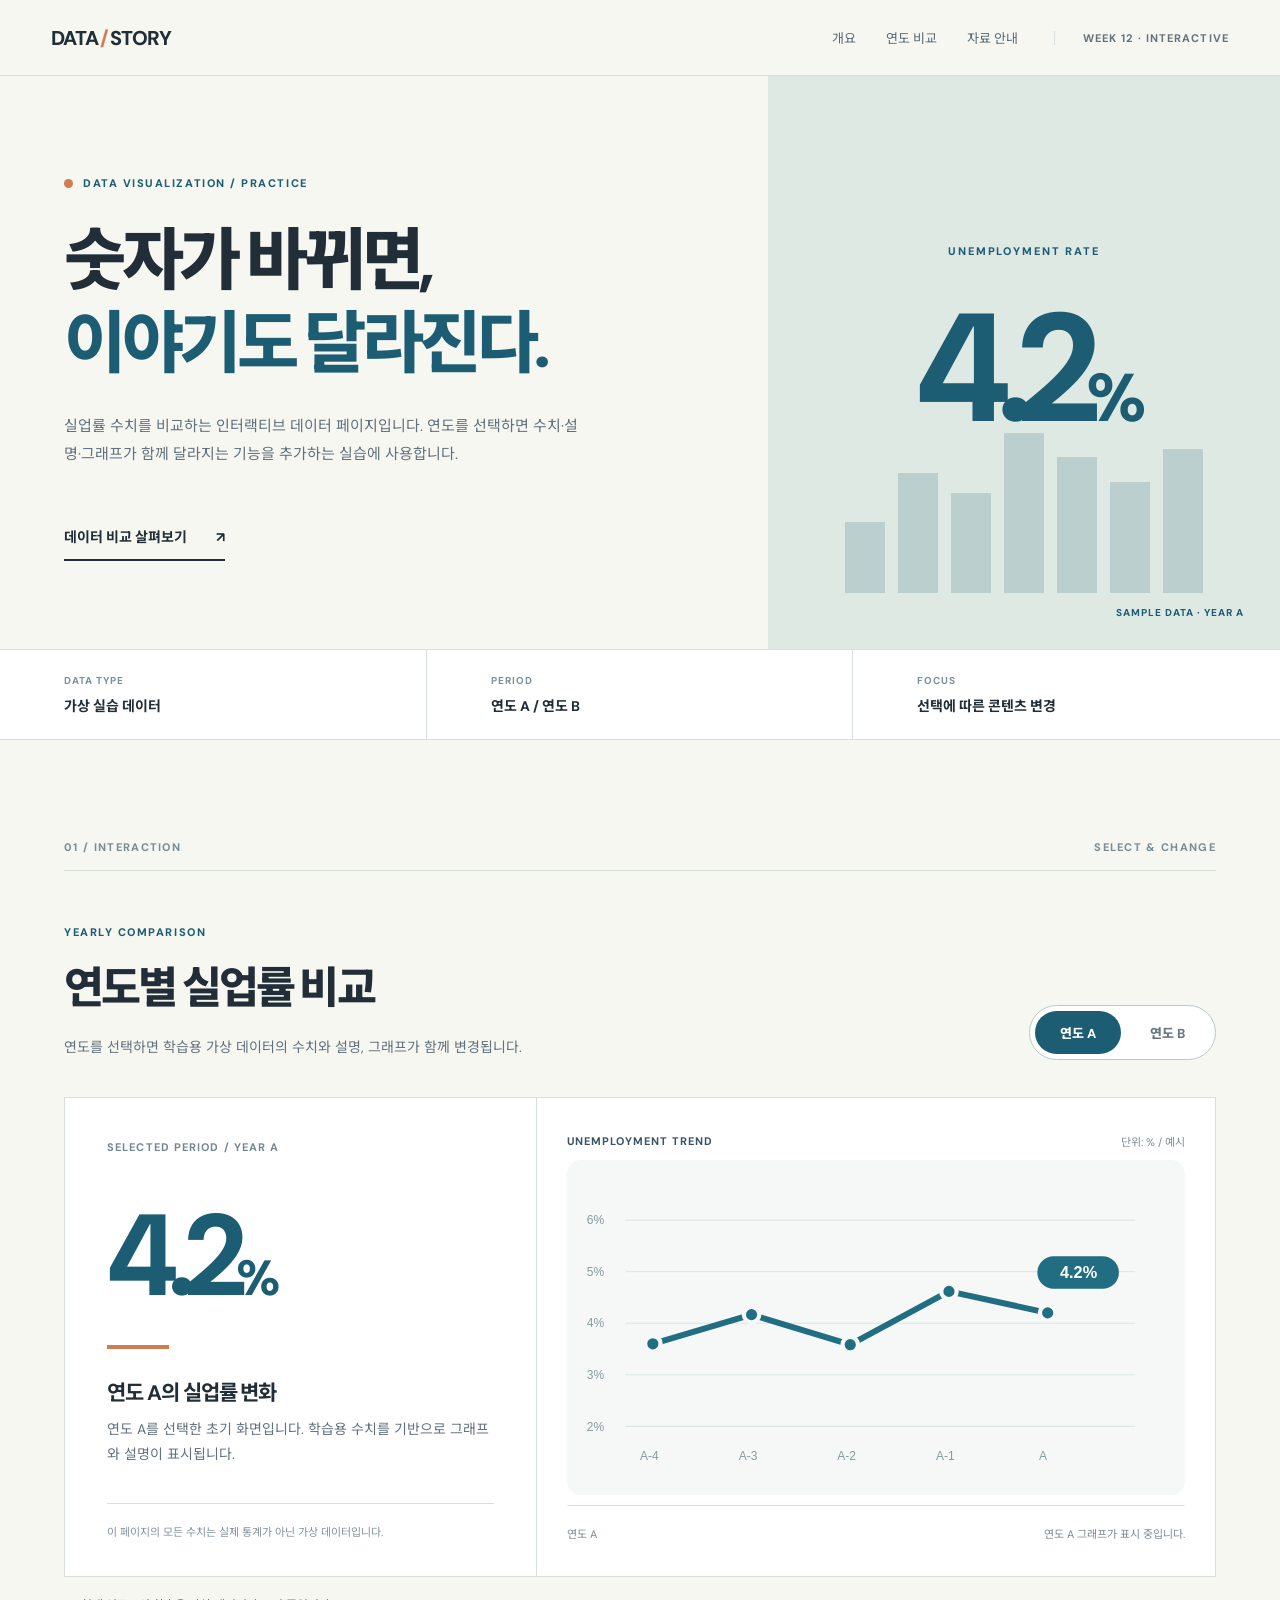
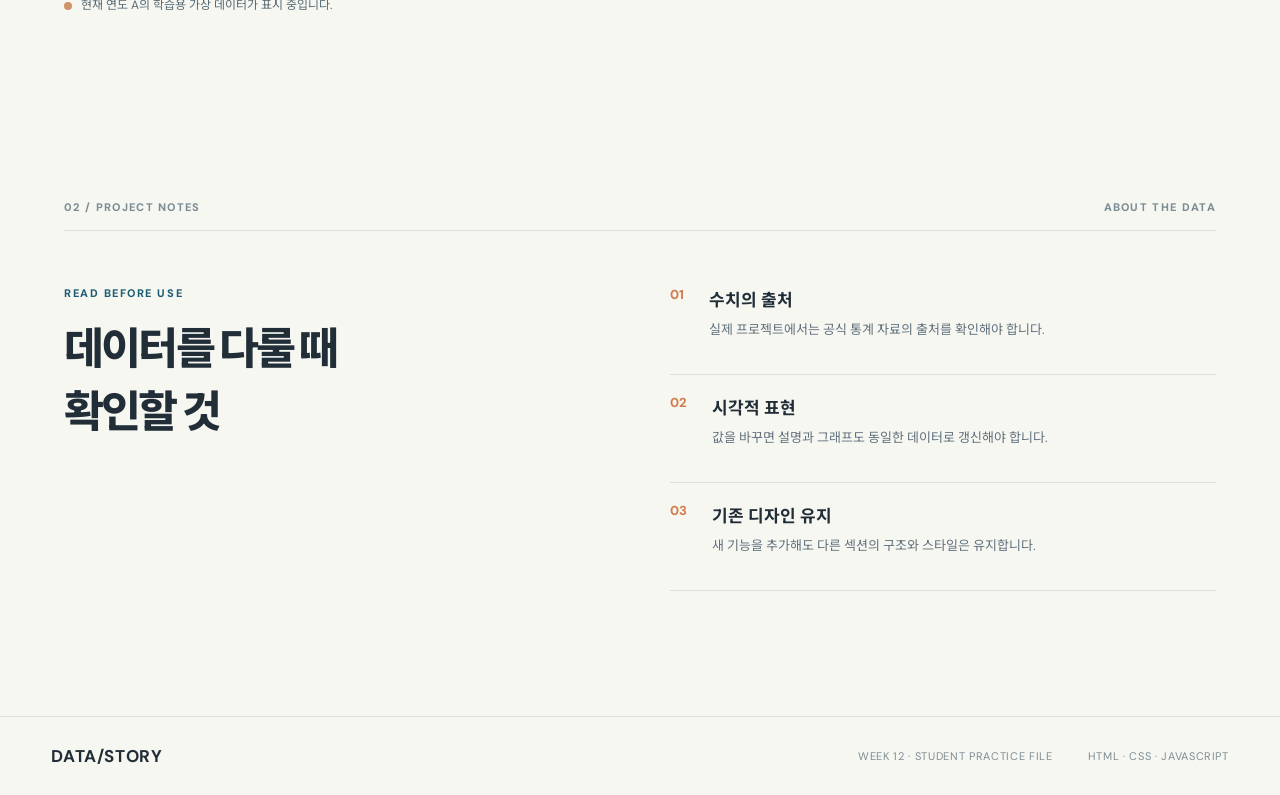
<file: week12_interactive_practice/index.html>
<!doctype html>
<html lang="ko">
<head>
  <meta charset="utf-8">
  <meta name="viewport" content="width=device-width, initial-scale=1">
  <meta name="description" content="12주차 인터랙티브반 실습: 실업률 시각화 페이지">
  <title>실업률 변화 살펴보기 | 12주차 공통 실습</title>
  <link rel="stylesheet" href="css/style.css">
</head>
<body>
  <header class="site-header">
    <a class="brand" href="#top" aria-label="데이터 스토리 첫 화면">DATA<span class="brand-mark">/</span>STORY</a>
    <nav aria-label="페이지 이동">
      <a href="#overview">개요</a>
      <a href="#unemployment-compare-section">연도 비교</a>
      <a href="#notes">자료 안내</a>
    </nav>
    <span class="course-label">WEEK 12 · INTERACTIVE</span>
  </header>

  <main id="top">
    <section class="hero" id="overview" aria-labelledby="hero-title">
      <div class="hero-content">
        <div class="eyebrow"><span class="eyebrow-dot"></span> DATA VISUALIZATION / PRACTICE</div>
        <h1 id="hero-title">숫자가 바뀌면,<br><em>이야기도 달라진다.</em></h1>
        <p class="hero-description">실업률 수치를 비교하는 인터랙티브 데이터 페이지입니다. 연도를 선택하면 수치·설명·그래프가 함께 달라지는 기능을 추가하는 실습에 사용합니다.</p>
        <a class="hero-link" href="#unemployment-compare-section">데이터 비교 살펴보기 <span aria-hidden="true">↗</span></a>
      </div>
      <div class="hero-visual" aria-hidden="true">
        <div class="hero-visual-label">UNEMPLOYMENT RATE</div>
        <div class="hero-big-number">4.2<span>%</span></div>
        <div class="hero-lines"><i></i><i></i><i></i><i></i><i></i><i></i><i></i></div>
        <div class="hero-foot">SAMPLE DATA · YEAR A</div>
      </div>
    </section>

    <section class="intro-strip" aria-label="데이터 안내">
      <div><span class="strip-label">DATA TYPE</span><strong>가상 실습 데이터</strong></div>
      <div><span class="strip-label">PERIOD</span><strong>연도 A / 연도 B</strong></div>
      <div><span class="strip-label">FOCUS</span><strong>선택에 따른 콘텐츠 변경</strong></div>
    </section>

    <section class="compare-section reveal" id="unemployment-compare-section" aria-labelledby="compare-title">
      <div class="section-topline"><span>01 / INTERACTION</span><span>SELECT & CHANGE</span></div>
      <div class="compare-heading">
        <div>
          <p class="overline">YEARLY COMPARISON</p>
          <h2 id="compare-title">연도별 실업률 비교</h2>
          <p class="section-lead">연도를 선택하면 학습용 가상 데이터의 수치와 설명, 그래프가 함께 변경됩니다.</p>
        </div>
        <div class="year-selector" role="group" aria-label="연도 선택">
          <button type="button" class="year-button-a active" aria-pressed="true">연도 A</button>
          <button type="button" class="year-button-b" aria-pressed="false">연도 B</button>
        </div>
      </div>

      <div class="year-content">
        <article class="metric-panel" aria-labelledby="rate-label">
          <span class="metric-kicker" id="rate-label">SELECTED PERIOD / <span class="year-label">YEAR A</span></span>
          <div class="year-rate">4.2<span>%</span></div>
          <div class="metric-rule"></div>
          <h3 class="metric-title">연도 A의 실업률 변화</h3>
          <p class="year-description">연도 A를 선택한 초기 화면입니다. 학습용 수치를 기반으로 그래프와 설명이 표시됩니다.</p>
          <div class="metric-note">이 페이지의 모든 수치는 실제 통계가 아닌 가상 데이터입니다.</div>
        </article>
        <div class="chart-panel">
          <div class="chart-header"><strong>UNEMPLOYMENT TREND</strong><span>단위: % / 예시</span></div>
          <div class="chart-image-wrap"><img class="year-chart" src="images/year-a.svg" alt="가상 데이터 연도 A 실업률 추이 그래프"></div>
          <div class="chart-footer"><span>연도 A</span><span class="chart-status">연도 A 그래프가 표시 중입니다.</span></div>
        </div>
      </div>
      <p class="practice-status" role="status"><span class="status-dot"></span><span class="practice-message">현재 연도 A의 학습용 가상 데이터가 표시 중입니다.</span></p>
    </section>

    <section class="insight-section reveal" id="notes">
      <div class="section-topline"><span>02 / PROJECT NOTES</span><span>ABOUT THE DATA</span></div>
      <div class="insight-layout">
        <div><p class="overline">READ BEFORE USE</p><h2>데이터를 다룰 때<br>확인할 것</h2></div>
        <div class="insight-list">
          <article><span>01</span><div><h3>수치의 출처</h3><p>실제 프로젝트에서는 공식 통계 자료의 출처를 확인해야 합니다.</p></div></article>
          <article><span>02</span><div><h3>시각적 표현</h3><p>값을 바꾸면 설명과 그래프도 동일한 데이터로 갱신해야 합니다.</p></div></article>
          <article><span>03</span><div><h3>기존 디자인 유지</h3><p>새 기능을 추가해도 다른 섹션의 구조와 스타일은 유지합니다.</p></div></article>
        </div>
      </div>
    </section>
  </main>
  <footer class="site-footer"><strong>DATA/STORY</strong><span>WEEK 12 · STUDENT PRACTICE FILE</span><span>HTML · CSS · JAVASCRIPT</span></footer>
  <script src="js/script.js"></script>
</body>
</html>
</file>
<file: week12_interactive_practice/css/style.css>
@import url('https://fonts.googleapis.com/css2?family=DM+Sans:wght@400;500;600;700;800&family=Noto+Sans+KR:wght@400;500;600;700;800&display=swap');
:root{--ink:#212e37;--ink-light:#61717d;--blue:#1d5d73;--mint:#e4efe9;--paper:#f7f7f2;--line:#d9dfdd;--orange:#d07c4e}
*{box-sizing:border-box}html{scroll-behavior:smooth}body{margin:0;background:var(--paper);color:var(--ink);font-family:'DM Sans','Noto Sans KR',sans-serif}button,a{font:inherit}a{color:inherit;text-decoration:none}.site-header{height:76px;display:flex;align-items:center;gap:36px;padding:0 max(4vw,28px);border-bottom:1px solid var(--line);background:var(--paper)}.brand{font-size:20px;font-weight:800;letter-spacing:-.05em;white-space:nowrap}.brand-mark{color:var(--orange);margin:0 2px}.site-header nav{display:flex;gap:30px;margin-left:auto}.site-header nav a{font-size:13px;color:#566974}.site-header nav a:hover{color:var(--blue)}.course-label{padding-left:28px;border-left:1px solid var(--line);font-size:11px;font-weight:700;letter-spacing:.1em;color:#61727a;white-space:nowrap}.hero{display:grid;grid-template-columns:1.2fr .8fr;min-height:565px;max-width:1440px;margin:auto}.hero-content{padding:100px 5vw 88px;display:flex;flex-direction:column;align-items:flex-start}.eyebrow,.overline{font-size:11px;letter-spacing:.14em;font-weight:800;color:var(--blue)}.eyebrow{display:flex;align-items:center;gap:10px}.eyebrow-dot{width:9px;height:9px;border-radius:50%;background:var(--orange)}h1,h2,h3,p{margin-top:0}.hero h1{font-size:clamp(44px,5.3vw,80px);line-height:1.22;letter-spacing:-.065em;font-weight:800;margin:30px 0 26px}.hero h1 em{font-style:normal;color:var(--blue)}.hero-description{max-width:520px;font-size:15px;line-height:1.9;color:var(--ink-light)}.hero-link{margin-top:29px;padding:13px 0;border-bottom:2px solid var(--ink);font-size:14px;font-weight:700}.hero-link span{margin-left:26px}.hero-visual{background:#dfe9e4;position:relative;display:flex;flex-direction:column;align-items:center;justify-content:center;overflow:hidden}.hero-visual-label{font-size:11px;letter-spacing:.17em;color:var(--blue);font-weight:800}.hero-big-number{position:relative;z-index:2;font-size:clamp(85px,12vw,165px);letter-spacing:-.1em;font-weight:800;line-height:1.45;color:var(--blue)}.hero-big-number span{font-size:.44em}.hero-lines{display:flex;gap:13px;position:absolute;align-items:flex-end;justify-content:center;bottom:56px;left:0;right:0;height:160px;opacity:.18}.hero-lines i{height:var(--h);width:40px;background:var(--blue)}.hero-lines i:nth-child(1){--h:44%}.hero-lines i:nth-child(2){--h:75%}.hero-lines i:nth-child(3){--h:62%}.hero-lines i:nth-child(4){--h:100%}.hero-lines i:nth-child(5){--h:85%}.hero-lines i:nth-child(6){--h:69%}.hero-lines i:nth-child(7){--h:90%}.hero-foot{position:absolute;bottom:30px;right:36px;color:var(--blue);font-size:10px;font-weight:800;letter-spacing:.1em}.intro-strip{display:grid;grid-template-columns:repeat(3,1fr);border-top:1px solid var(--line);border-bottom:1px solid var(--line);background:#fff}.intro-strip div{display:flex;flex-direction:column;gap:8px;padding:24px 5vw;border-right:1px solid var(--line)}.intro-strip div:last-child{border-right:0}.strip-label{color:#78909b;font-size:10px;letter-spacing:.1em;font-weight:700}.intro-strip strong{font-size:14px}.compare-section,.insight-section{max-width:1320px;margin:auto;padding:100px 5vw}.section-topline{display:flex;justify-content:space-between;padding-bottom:16px;border-bottom:1px solid var(--line);font-size:11px;font-weight:800;letter-spacing:.12em;color:#7b8d94}.compare-heading{display:flex;justify-content:space-between;align-items:flex-end;gap:32px;padding:54px 0 37px}.overline{margin-bottom:14px}.compare-heading h2,.insight-layout h2{font-size:clamp(32px,3.4vw,51px);letter-spacing:-.065em;margin:0 0 18px;font-weight:800}.section-lead{font-size:14px;line-height:1.9;color:var(--ink-light);max-width:650px;margin:0}.year-selector{border:1px solid #b9c9cc;display:flex;padding:5px;border-radius:30px;gap:4px;flex-shrink:0;background:white}.year-selector button{cursor:pointer;border:0;border-radius:24px;background:transparent;color:#677883;padding:12px 25px;font-size:13px;font-weight:800}.year-selector button.active{background:var(--blue);color:white}.year-selector button:focus-visible{outline:3px solid #e5a167;outline-offset:3px}.year-content{display:grid;grid-template-columns:.82fr 1.18fr;min-height:480px;border:1px solid var(--line);background:white}.metric-panel{padding:42px 42px 34px;border-right:1px solid var(--line);display:flex;flex-direction:column}.metric-kicker{font-size:11px;font-weight:700;letter-spacing:.1em;color:#728792}.year-rate{font-size:clamp(74px,9vw,124px);color:var(--blue);font-weight:800;letter-spacing:-.095em;line-height:1.35;margin-top:25px}.year-rate span{font-size:.43em}.metric-rule{height:4px;width:62px;background:var(--orange);margin:10px 0 27px}.metric-title{font-size:21px;letter-spacing:-.05em;margin-bottom:10px}.year-description{font-size:14px;color:var(--ink-light);line-height:1.8}.metric-note{margin-top:auto;border-top:1px solid var(--line);padding-top:19px;font-size:11px;color:#84949c;line-height:1.7}.chart-panel{padding:35px 30px;display:flex;flex-direction:column}.chart-header,.chart-footer{display:flex;justify-content:space-between;align-items:center;gap:20px;font-size:11px;color:#7e8b92}.chart-header strong{letter-spacing:.09em;color:#385364}.chart-image-wrap{flex:1;min-height:320px;display:flex;align-items:center;justify-content:center}.year-chart{width:100%;max-width:670px;display:block;height:auto}.chart-footer{border-top:1px solid var(--line);padding-top:19px}.practice-status{display:flex;align-items:center;gap:9px;color:#576b74;font-size:12px;line-height:1.6;margin:19px 0 0}.status-dot{width:8px;height:8px;background:#d09267;border-radius:50%;flex-shrink:0}.insight-section{padding-top:85px;padding-bottom:125px}.insight-layout{display:grid;grid-template-columns:1fr 1fr;gap:60px;padding-top:55px}.insight-list article{display:flex;gap:25px;border-bottom:1px solid var(--line);padding:19px 0}.insight-list article:first-child{padding-top:0}.insight-list article>span{color:var(--orange);font-size:13px;font-weight:800}.insight-list h3{font-size:17px;margin-bottom:8px}.insight-list p{font-size:13px;color:var(--ink-light);line-height:1.75}.site-footer{border-top:1px solid var(--line);padding:28px max(4vw,28px);display:flex;align-items:center;gap:35px;color:#7d8d94;font-size:11px;letter-spacing:.06em}.site-footer strong{font-size:17px;color:var(--ink);margin-right:auto}.reveal{transition:opacity .65s ease,transform .65s ease}.has-js .reveal:not(.is-visible){opacity:0;transform:translateY(24px)}@media(max-width:900px){.hero{grid-template-columns:1fr}.hero-content{padding:65px 6vw}.hero-visual{min-height:320px}.course-label{display:none}.compare-heading{align-items:flex-start;flex-direction:column}.year-content{grid-template-columns:1fr}.metric-panel{border-right:0;border-bottom:1px solid var(--line)}.insight-layout{grid-template-columns:1fr;gap:25px}}@media(max-width:560px){.site-header{height:66px;padding:0 20px}.site-header nav{gap:14px}.site-header nav a{font-size:11px}.brand{font-size:16px}.hero h1{font-size:42px}.intro-strip{grid-template-columns:1fr}.intro-strip div{border-right:0;border-bottom:1px solid var(--line);padding:16px 6vw}.compare-section,.insight-section{padding:65px 6vw}.metric-panel{padding:29px 23px}.chart-panel{padding:24px 18px}.chart-image-wrap{min-height:220px}.year-rate{font-size:84px}.site-footer{flex-wrap:wrap;gap:12px}.site-footer strong{width:100%}}
@media(prefers-reduced-motion:reduce){*,*::before,*::after{animation-duration:.01ms!important;transition-duration:.01ms!important;scroll-behavior:auto!important}}
</file>
